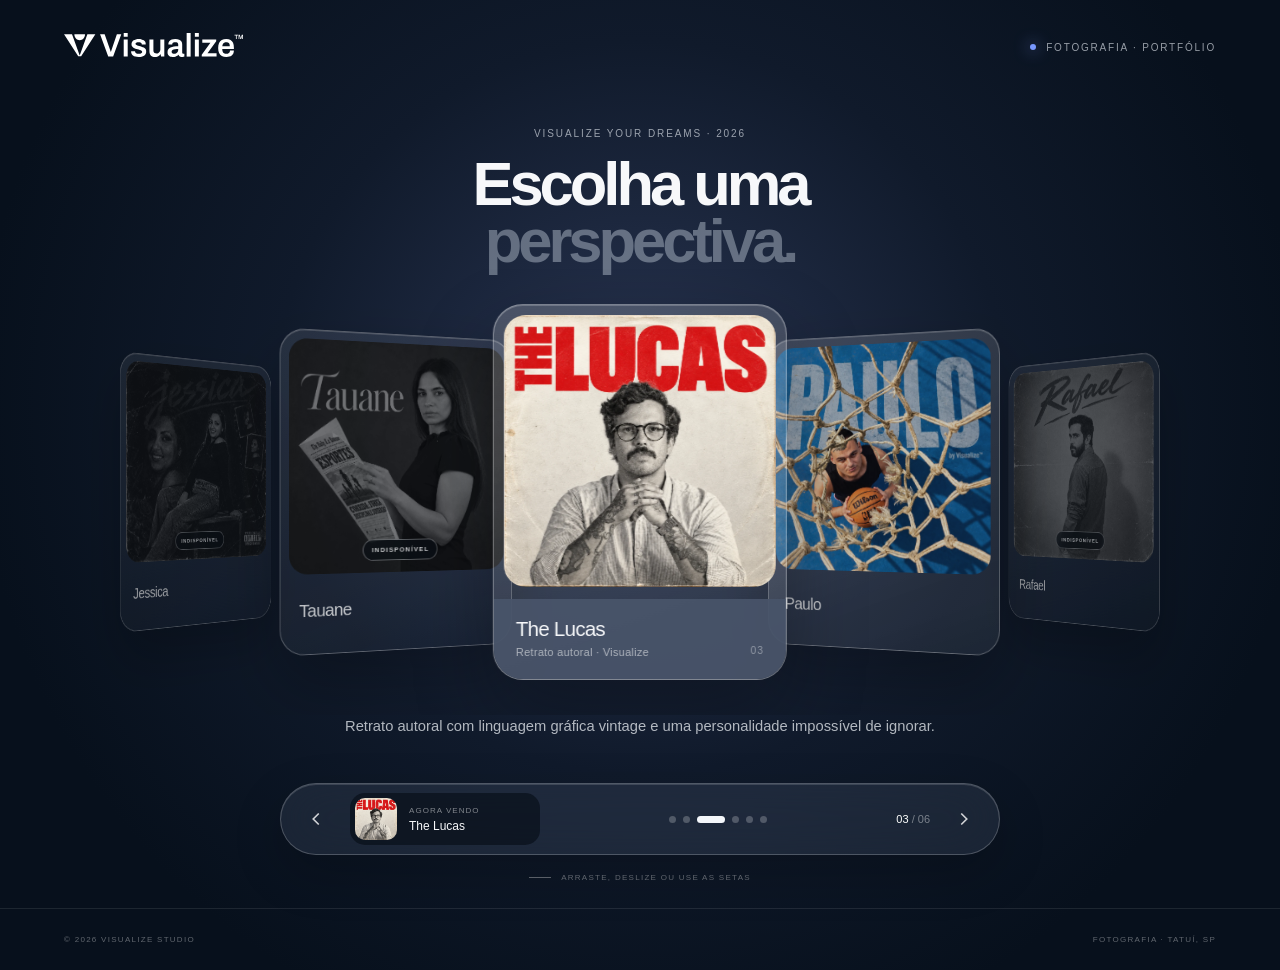
<file: index.html>
<!doctype html>
<html lang="pt-BR">
<head>
  <meta charset="UTF-8">
  <meta name="viewport" content="width=device-width, initial-scale=1.0, viewport-fit=cover">
  <meta name="theme-color" content="#08111f">
  <meta name="description" content="Portfólio fotográfico da Visualize Studio.">
  <title>Álbuns — Visualize Fotografia</title>
  <link rel="icon" href="assets/logo.svg" type="image/svg+xml">
  <link rel="stylesheet" href="styles.css">
</head>
<body>
  <div class="ambient ambient-a is-visible" aria-hidden="true"></div>
  <div class="ambient ambient-b" aria-hidden="true"></div>
  <div class="grain" aria-hidden="true"></div>

  <header class="site-header">
    <a class="brand" href="index.html" aria-label="Visualize Fotografia — início">
      <img src="assets/logo.svg" alt="Visualize">
    </a>
    <div class="header-meta"><span class="status-dot"></span> FOTOGRAFIA · PORTFÓLIO</div>
  </header>

  <main>
    <section class="album-selector" aria-labelledby="page-title">
      <div class="intro">
        <p class="eyebrow">VISUALIZE YOUR DREAMS · 2026</p>
        <h1 id="page-title">Escolha uma<br><span>perspectiva.</span></h1>
      </div>

      <div class="coverflow-shell">
        <div class="coverflow" id="coverflow" aria-label="Seleção de álbuns" aria-roledescription="carrossel">
          <button class="album-card is-unavailable" data-index="0" data-color="#b71f2d" aria-label="Selecionar álbum Jessica, indisponível">
            <span class="album-card__surface">
              <span class="album-cover"><img src="assets/covers/jessica.webp" alt="Capa do álbum Jessica" draggable="false"><span class="availability">INDISPONÍVEL</span></span>
              <span class="album-info"><strong>Jessica</strong><small>Retrato retrô · Indisponível</small></span>
              <span class="album-number">01</span>
            </span>
          </button>
          <button class="album-card is-unavailable" data-index="1" data-color="#783631" aria-label="Selecionar álbum Tauane, indisponível">
            <span class="album-card__surface">
              <span class="album-cover"><img src="assets/covers/tauane.webp" alt="Capa do álbum Tauane" draggable="false"><span class="availability">INDISPONÍVEL</span></span>
              <span class="album-info"><strong>Tauane</strong><small>Editorial clássico · Indisponível</small></span>
              <span class="album-number">02</span>
            </span>
          </button>
          <a class="album-card" href="lucas/lucas.html" data-index="2" data-color="#d94a3b" data-page="lucas/lucas.html" aria-label="Abrir álbum The Lucas">
            <span class="album-card__surface">
              <span class="album-cover"><img src="assets/covers/lucas.webp" alt="Capa do álbum The Lucas" draggable="false"></span>
              <span class="album-info"><strong>The Lucas</strong><small>Retrato autoral · Visualize</small></span>
              <span class="album-number">03</span>
            </span>
          </a>
          <a class="album-card" href="paulo/paulo.html" data-index="3" data-color="#1176c7" data-page="paulo/paulo.html" aria-label="Abrir álbum Paulo">
            <span class="album-card__surface">
              <span class="album-cover"><img src="assets/covers/paulo.webp" alt="Capa do álbum Paulo" draggable="false"></span>
              <span class="album-info"><strong>Paulo</strong><small>Esporte e movimento · Abrir álbum</small></span>
              <span class="album-number">04</span>
            </span>
          </a>
          <button class="album-card is-unavailable" data-index="4" data-color="#b68738" aria-label="Selecionar álbum Rafael, indisponível">
            <span class="album-card__surface">
              <span class="album-cover"><img src="assets/covers/rafael.webp" alt="Capa do álbum Rafael" draggable="false"><span class="availability">INDISPONÍVEL</span></span>
              <span class="album-info"><strong>Rafael</strong><small>Retrato vintage · Indisponível</small></span>
              <span class="album-number">05</span>
            </span>
          </button>
          <button class="album-card is-unavailable" data-index="5" data-color="#303237" aria-label="Selecionar álbum Luis Ricardo, indisponível">
            <span class="album-card__surface">
              <span class="album-cover"><img src="assets/covers/luis-ricardo.webp" alt="Capa do álbum Luis Ricardo" draggable="false"><span class="availability">INDISPONÍVEL</span></span>
              <span class="album-info"><strong>Luis Ricardo</strong><small>Retrato cinematográfico · Indisponível</small></span>
              <span class="album-number">06</span>
            </span>
          </button>
        </div>
      </div>

      <div class="album-caption" aria-live="polite">
        <p id="album-description">Retrato autoral com linguagem gráfica vintage e uma personalidade impossível de ignorar.</p>
      </div>

      <div class="control-dock">
        <button class="round-control" id="previous" type="button" aria-label="Álbum anterior">
          <svg viewBox="0 0 24 24" aria-hidden="true"><path d="m15 18-6-6 6-6"/></svg>
        </button>
        <div class="now-viewing">
          <img id="dock-cover" src="assets/covers/lucas.webp" alt="">
          <span><small>AGORA VENDO</small><strong id="dock-title">The Lucas</strong></span>
        </div>
        <div class="progress" id="progress" aria-label="Álbuns"></div>
        <span class="counter"><strong id="current-number">03</strong> / 06</span>
        <button class="round-control" id="next" type="button" aria-label="Próximo álbum">
          <svg viewBox="0 0 24 24" aria-hidden="true"><path d="m9 18 6-6-6-6"/></svg>
        </button>
      </div>

      <p class="gesture-hint"><span></span> ARRASTE, DESLIZE OU USE AS SETAS</p>
    </section>
  </main>

  <footer><span>© 2026 VISUALIZE STUDIO</span><span>FOTOGRAFIA · TATUÍ, SP</span></footer>
  <script src="script.js"></script>
</body>
</html>
</file>
<file: styles.css>
:root{--ink:#f7f8fa;--muted:rgba(237,242,248,.62);--line:rgba(255,255,255,.16);--glass:rgba(130,150,180,.12);--accent:#7798ff;--card-w:clamp(230px,23vw,340px);--card-h:calc(var(--card-w) + 82px)}
*{box-sizing:border-box}html{background:#07101c}body{margin:0;min-height:100svh;overflow-x:hidden;background:radial-gradient(circle at 50% 42%,#293552 0,#101a2b 43%,#07101c 78%);color:var(--ink);font-family:-apple-system,BlinkMacSystemFont,"SF Pro Display","Helvetica Neue",Arial,sans-serif;-webkit-font-smoothing:antialiased}button,a{-webkit-tap-highlight-color:transparent}button{font:inherit}.ambient{position:fixed;inset:-12%;z-index:-3;background-position:center;background-size:cover;filter:blur(85px) saturate(.9);opacity:0;transform:scale(1.12);transition:opacity 1s ease;background-image:linear-gradient(#142036aa,#142036ee),var(--ambient-image)}.ambient.is-visible{opacity:.28}.grain{position:fixed;inset:0;z-index:-1;pointer-events:none;opacity:.045;background-image:url("data:image/svg+xml,%3Csvg viewBox='0 0 180 180' xmlns='http://www.w3.org/2000/svg'%3E%3Cfilter id='n'%3E%3CfeTurbulence type='fractalNoise' baseFrequency='.85' numOctaves='3' stitchTiles='stitch'/%3E%3C/filter%3E%3Crect width='100%25' height='100%25' filter='url(%23n)' opacity='.8'/%3E%3C/svg%3E")}.site-header{height:94px;position:absolute;top:0;left:0;width:100%;z-index:20;display:flex;align-items:center;justify-content:space-between;padding:0 clamp(24px,5vw,78px)}.brand img{width:clamp(145px,14vw,205px);filter:brightness(0) invert(1)}.header-meta{display:flex;align-items:center;gap:10px;font-size:10px;letter-spacing:.18em;color:var(--muted)}.status-dot{width:6px;height:6px;border-radius:50%;background:#7898ff;box-shadow:0 0 16px #7898ff}.album-selector{min-height:100svh;display:grid;grid-template-rows:auto minmax(370px,1fr) auto auto auto;align-items:center;padding:clamp(128px,14vh,180px) 0 26px}.intro{text-align:center;padding:0 24px}.eyebrow{margin:0 0 17px;font-size:10px;letter-spacing:.19em;color:var(--muted)}h1{margin:0;font-size:clamp(48px,6vw,86px);line-height:.92;letter-spacing:-.065em;font-weight:560}h1 span{color:rgba(222,231,242,.38)}.intro-copy{margin:21px auto 0;max-width:520px;color:var(--muted);font-size:clamp(14px,1.25vw,18px);line-height:1.5}.coverflow-shell{width:100%;min-height:calc(var(--card-h) + 70px);display:grid;place-items:center;overflow:hidden;touch-action:pan-y}.coverflow{width:100%;height:var(--card-h);position:relative;perspective:1500px;transform-style:preserve-3d;cursor:grab}.coverflow.is-dragging{cursor:grabbing}.album-card{--x:0px;--z:0px;--ry:0deg;--scale:1;--opacity:1;position:absolute;top:0;left:50%;width:var(--card-w);height:var(--card-h);padding:0;border:0;border-radius:30px;background:transparent;color:white;text-align:left;opacity:var(--opacity);transform:translateX(calc(-50% + var(--x))) translateZ(var(--z)) rotateY(var(--ry)) scale(var(--scale));transform-style:preserve-3d;transition:transform .85s cubic-bezier(.16,1,.3,1),opacity .55s ease,filter .55s ease;will-change:transform;z-index:var(--layer);filter:saturate(var(--saturation,1)) brightness(var(--brightness,1))}.album-card:focus-visible{outline:2px solid #adc0ff;outline-offset:8px}.album-card__surface{--tilt-x:0deg;--tilt-y:0deg;display:grid;grid-template-rows:1fr auto;height:100%;overflow:hidden;border:1px solid rgba(255,255,255,.34);border-radius:30px;background:linear-gradient(160deg,rgba(255,255,255,.2),rgba(255,255,255,.07));box-shadow:0 35px 80px rgba(0,0,0,.32),inset 0 1px 0 rgba(255,255,255,.2);backdrop-filter:blur(24px);transform:rotateX(var(--tilt-x)) rotateY(var(--tilt-y));transition:transform .3s ease;transform-style:preserve-3d}.album-cover{display:block;margin:10px 10px 0;border-radius:22px;overflow:hidden;min-height:0;background:#182337}.album-cover img{width:100%;height:100%;object-fit:cover;object-position:center 35%;transition:transform 1s cubic-bezier(.16,1,.3,1)}.album-card.is-active:hover .album-cover img{transform:scale(1.025)}.album-info{display:flex;flex-direction:column;padding:18px 22px 21px;min-width:0}.album-info strong{font-size:clamp(19px,1.6vw,25px);font-weight:520;letter-spacing:-.035em;white-space:nowrap;overflow:hidden;text-overflow:ellipsis}.album-info small{font-size:11px;color:rgba(255,255,255,.57);margin-top:5px;letter-spacing:.025em}.album-number{position:absolute;right:22px;bottom:23px;font-size:10px;letter-spacing:.12em;color:rgba(255,255,255,.42)}.album-card:not(.is-active) .album-number{opacity:0}.album-caption{text-align:center;padding:0 24px;min-height:50px}.album-caption p{max-width:610px;margin:0 auto;color:rgba(241,245,250,.72);font-size:clamp(14px,1.15vw,17px);line-height:1.5;transition:opacity .2s,transform .2s}.album-caption p.is-changing{opacity:0;transform:translateY(6px)}.control-dock{width:min(720px,calc(100% - 36px));height:72px;margin:18px auto 0;padding:8px 11px;display:flex;align-items:center;gap:10px;border:1px solid rgba(255,255,255,.22);border-radius:999px;background:rgba(147,167,197,.12);box-shadow:inset 0 1px 0 rgba(255,255,255,.14),0 18px 50px rgba(0,0,0,.2);backdrop-filter:blur(26px)}.round-control{width:48px;height:48px;flex:none;display:grid;place-items:center;border:0;border-radius:50%;background:transparent;color:rgba(255,255,255,.8);transition:background .2s,transform .2s}.round-control:hover{background:rgba(255,255,255,.12)}.round-control:active{transform:scale(.92)}.round-control svg{width:22px;height:22px;fill:none;stroke:currentColor;stroke-width:1.8}.now-viewing{height:52px;min-width:190px;display:flex;align-items:center;gap:12px;padding:5px 13px 5px 5px;border-radius:15px;background:rgba(5,12,22,.62)}.now-viewing img{width:42px;height:42px;object-fit:cover;border-radius:10px}.now-viewing span{display:flex;flex-direction:column;min-width:0}.now-viewing small{font-size:8px;letter-spacing:.13em;color:rgba(255,255,255,.48)}.now-viewing strong{font-size:12px;font-weight:510;margin-top:4px;white-space:nowrap;overflow:hidden;text-overflow:ellipsis}.progress{display:flex;align-items:center;justify-content:center;gap:7px;flex:1}.progress button{width:7px;height:7px;padding:0;border:0;border-radius:50%;background:rgba(255,255,255,.23);transition:width .35s,background .35s}.progress button.is-active{width:28px;border-radius:8px;background:#f4f7fb}.counter{font-size:11px;color:rgba(255,255,255,.42);white-space:nowrap}.counter strong{color:white;font-weight:510}.gesture-hint{display:flex;justify-content:center;align-items:center;gap:10px;margin:18px 0 0;font-size:8px;letter-spacing:.16em;color:rgba(255,255,255,.38)}.gesture-hint span{width:22px;height:1px;background:rgba(255,255,255,.35)}footer{height:62px;display:flex;align-items:center;justify-content:space-between;padding:0 clamp(24px,5vw,78px);border-top:1px solid rgba(255,255,255,.09);font-size:8px;letter-spacing:.16em;color:rgba(255,255,255,.36)}
@media(max-width:720px){:root{--card-w:min(72vw,290px);--card-h:min(105vw,430px)}.site-header{height:78px;padding:0 20px}.brand img{width:145px}.header-meta{font-size:8px;letter-spacing:.12em}.album-selector{padding-top:108px;grid-template-rows:auto minmax(340px,1fr) auto auto auto}.intro{padding:0 20px}.eyebrow{font-size:8px;margin-bottom:13px}h1{font-size:clamp(43px,13vw,62px)}.intro-copy{font-size:14px;margin-top:17px;max-width:340px}.coverflow-shell{min-height:calc(var(--card-h) + 42px)}.album-card,.album-card__surface{border-radius:25px}.album-cover{margin:8px 8px 0;border-radius:18px}.album-info{padding:14px 17px 17px}.album-info strong{font-size:19px}.album-info small{font-size:9px}.album-number{right:17px;bottom:19px}.album-caption p{font-size:13px;max-width:340px}.control-dock{height:64px;margin-top:14px;padding:6px 8px;gap:5px}.round-control{width:40px;height:40px}.now-viewing{height:48px;min-width:0;flex:1;padding-right:9px}.now-viewing img{width:38px;height:38px}.now-viewing small{font-size:7px}.now-viewing strong{font-size:11px}.progress{display:none}.counter{font-size:9px}.gesture-hint{margin-top:14px}footer{height:54px;padding:0 20px}footer span:last-child{display:none}}
@media(max-width:390px){:root{--card-w:72vw;--card-h:102vw}.album-selector{padding-top:96px}.intro-copy{display:none}.coverflow-shell{min-height:calc(var(--card-h) + 35px)}.album-caption p{font-size:12px}.control-dock{width:calc(100% - 22px)}.now-viewing img{display:none}.now-viewing{padding-left:12px}.gesture-hint{font-size:7px}}
@media(prefers-reduced-motion:reduce){*,*::before,*::after{scroll-behavior:auto!important;transition-duration:.01ms!important}.ambient{display:none}}
.album-cover{aspect-ratio:1}.album-cover img{object-position:center}
.album-selector,.coverflow,.album-card,.album-card__surface,.album-cover,.album-cover img{-webkit-user-select:none;user-select:none;-webkit-user-drag:none}
.album-card{text-decoration:none;color:inherit}
.album-cover{position:relative}.availability{position:absolute;left:50%;bottom:14px;transform:translateX(-50%);z-index:2;padding:7px 10px;border:1px solid rgba(255,255,255,.45);border-radius:100px;background:rgba(7,12,18,.68);backdrop-filter:blur(10px);font-size:8px;font-weight:650;letter-spacing:.17em;color:white;white-space:nowrap}.album-card.is-unavailable .album-cover img{filter:grayscale(1) contrast(.92) brightness(.7)}.album-card.is-unavailable .album-card__surface{background:linear-gradient(160deg,rgba(188,195,207,.16),rgba(65,72,82,.12))}
.album-card.is-active .album-info{background:rgba(73,84,106,.94)}
.album-card:not(.is-active) .album-info small{opacity:0}
@media(min-width:721px){h1{font-size:clamp(42px,4.8vw,69px)}}
@media(max-width:720px){h1{font-size:clamp(38px,10.8vw,52px)}}

body.album-entering{overflow:hidden;cursor:wait}.album-portal{position:fixed;z-index:999;left:var(--portal-left);top:var(--portal-top);width:var(--portal-width);height:var(--portal-height);border-radius:24px;background-position:center;background-size:cover;box-shadow:0 25px 80px #000b;pointer-events:none;transition:left .9s cubic-bezier(.72,0,.16,1),top .9s cubic-bezier(.72,0,.16,1),width .9s cubic-bezier(.72,0,.16,1),height .9s cubic-bezier(.72,0,.16,1),border-radius .9s ease,filter .9s ease}.album-portal::after{content:"";position:absolute;inset:0;background:radial-gradient(circle at center,transparent 15%,rgba(3,8,15,.2) 55%,rgba(3,8,15,.82));opacity:0;transition:opacity .7s ease}.album-portal.is-running{left:-8vw;top:-8vh;width:116vw;height:116vh;border-radius:0;filter:saturate(1.12) contrast(1.05)}.album-portal.is-running::after{opacity:1}.album-selector,.site-header,footer{transition:transform .85s cubic-bezier(.72,0,.16,1),opacity .65s ease,filter .8s ease}body.album-entering .album-selector{transform:scale(1.14);opacity:0;filter:blur(12px)}body.album-entering .site-header,body.album-entering footer{opacity:0}
@media(prefers-reduced-motion:reduce){.album-portal{transition:opacity .2s ease}.album-portal.is-running{left:0;top:0;width:100vw;height:100vh;opacity:1}.album-selector,.site-header,footer{transition:none}}
@media(max-width:720px){:root{--card-h:calc(var(--card-w) + 74px)}}
@media(max-width:390px){:root{--card-h:calc(var(--card-w) + 70px)}}
</file>
